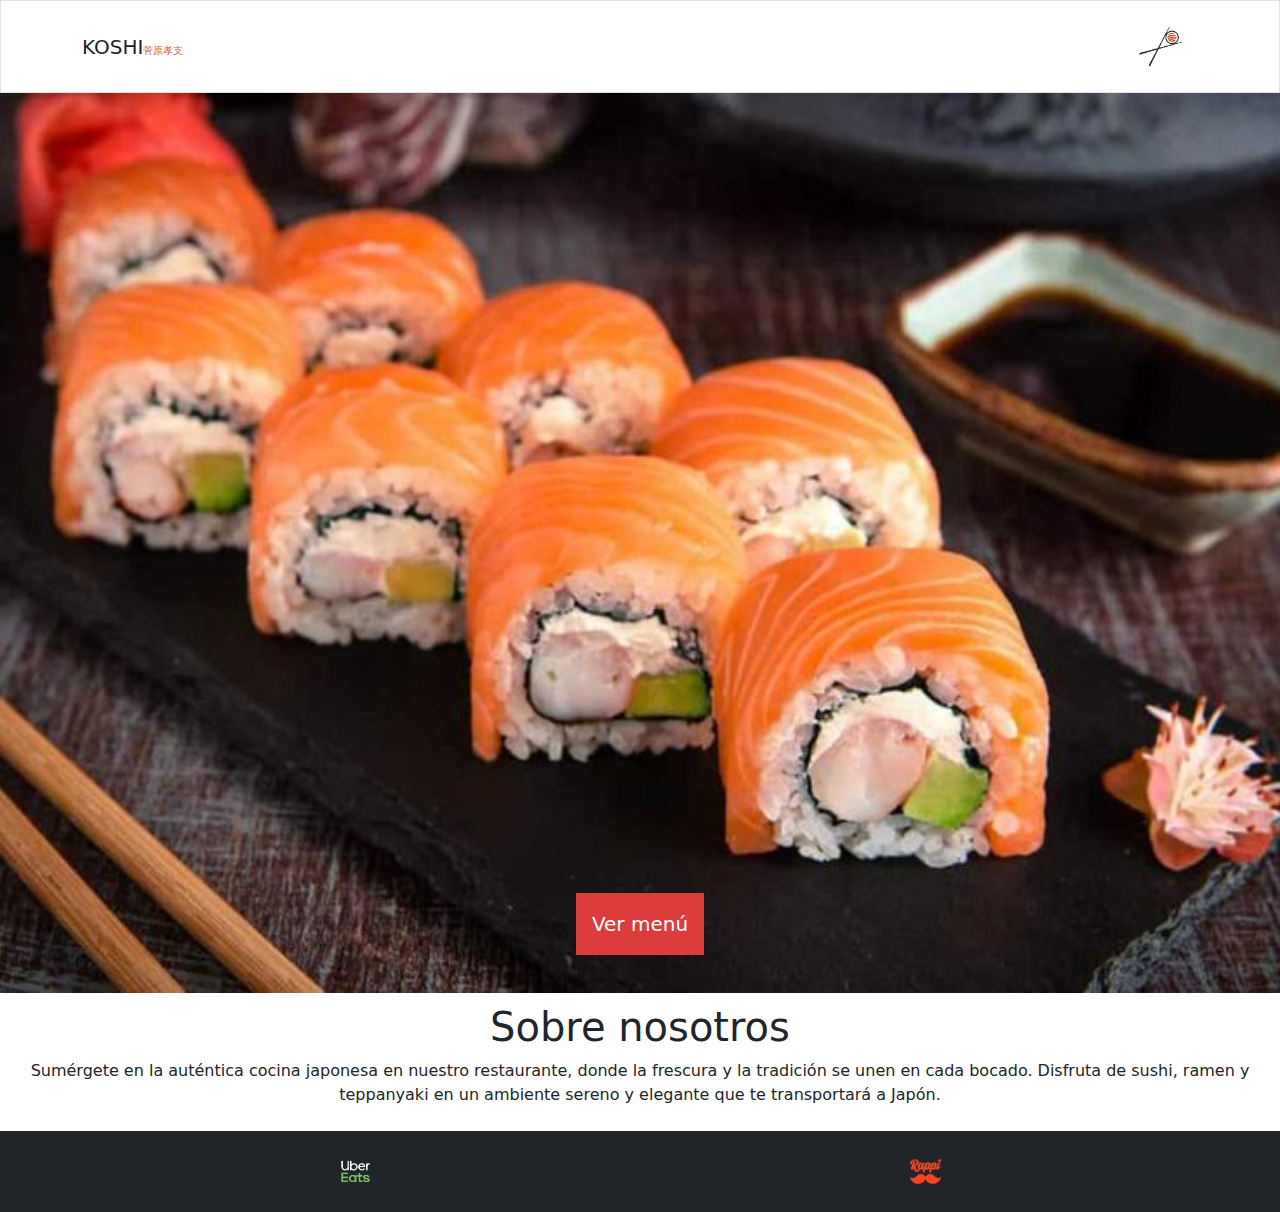
<file: index.html>
<!DOCTYPE html>
<html lang="en">
<head>
    <meta charset="UTF-8">
    <meta name="viewport" content="width=device-width, initial-scale=1.0">
    <title>KOSHI</title>
    <link rel="stylesheet" href="./CDNs/bootstrap.min.css">
    <link rel="stylesheet" href="./styles/app.css">
</head>
<body>
      <nav class="navbar bg-body-tertiary border">
        <div class="container">
          <a class="navbar-brand" href="./index.html">
            KOSHI<span class="name">菅原孝支</span>
          </a>
          <span>
            <img class="" width="75px" src="./static/icon_page.png" alt="icon_page">
          </span>
        </div>
      </nav>
    
    <div class="container-sh">
        <img class="" src="./static/sushi_sal.jpeg" alt="sushi">
    </div>

    <div class="btn-container">
      <a href="./pages/menu.html" class="boton_menu">Ver menú</a>
    </div>

    <section class="mt-5 mx-4 mb-4 text-center aboutus-container">
        <h1>Sobre nosotros</h1>
        <p>Sumérgete en la auténtica cocina japonesa en nuestro restaurante, donde la frescura y la tradición se unen en cada bocado. Disfruta de sushi, ramen y teppanyaki en un ambiente sereno y elegante que te transportará a Japón.</p>
    </section>
    

    <footer class="footer mt-auto py-3 bg-dark text-center">
      <div class="container">
        <div class="row">
          <div class="col">
            <!-- Primera imagen -->
            <img width="49px" src="./static/uber.png" class="img-fluid" alt="Primera Imagen">
          </div>
          <div class="col">
            <!-- Primera imagen -->
            <img width="49px" src="./static/rappi.png" class="img-fluid" alt="Primera Imagen">
          </div>
        </div>
      </div>
    </footer>  
    <!--scripts-->
    <script src="./CDNs/popperCore-V2-11-8.min.js"></script>
    <script src="./CDNs/bootstrap.bundle.min.js"></script>
</body>
</html>
</file>
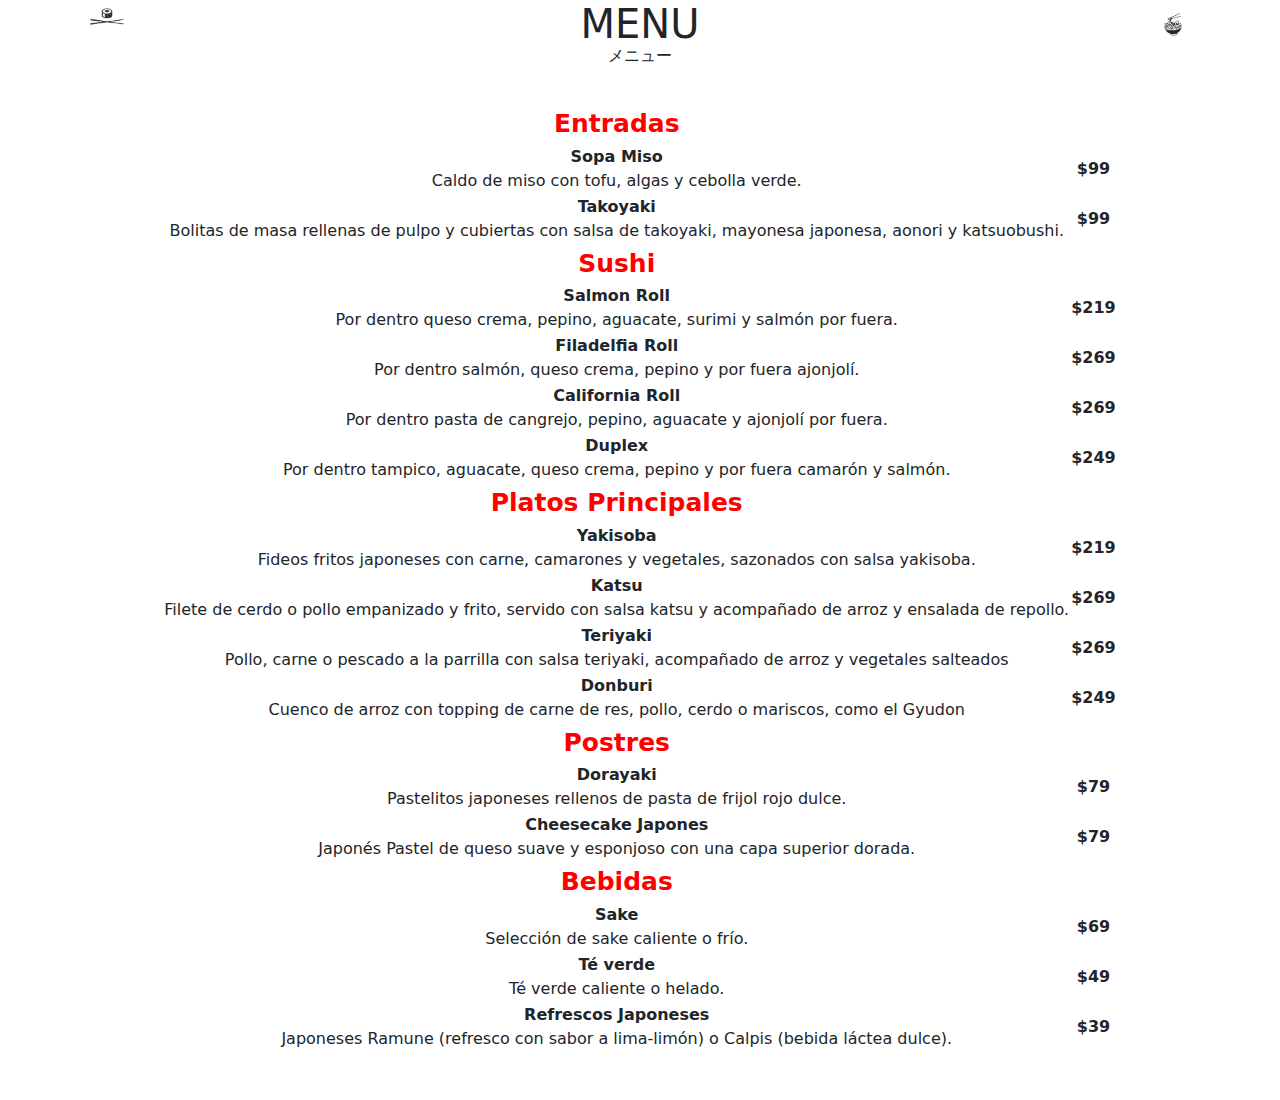
<file: pages/menu.html>
<!DOCTYPE html>
<html lang="en">
<head>
    <meta charset="UTF-8">
    <meta name="viewport" content="width=device-width, initial-scale=1.0">
    <link rel="stylesheet" href="../CDNs/bootstrap.min.css">
    <link rel="stylesheet" href="../styles/app.css">
    <title>MENU</title>
</head>
<body>

    <nav class="container menucontainer">
        <a href="../index.html">
            <img class="img-width" src="../static/icon_menu.webp" alt="sushimen">
        </a>
        <div class="text-center texto-container">
            <h1>MENU</h1>
            <span class="text">メニュー</span>
        </div>
        
        <a href="../index.html">
            <img class="img-width" src="../static/ramen_menu.png" alt="ramenmen">
        </a>
    </nav>
    
    <table class="menu text-center">
        <tr>
            <td class="categoria">Entradas</td>
        </tr>
        <tr>
            <td>
                <span class="platillo">Sopa Miso</span>
                <br>
                <span class="descripcion">Caldo de miso con tofu, algas y cebolla verde.</span>
            </td>
            <td><span class="precio">$99</span></td>
        </tr>
        <tr>
            <td>
                <span class="platillo">Takoyaki</span>
                <br>
                <span class="descripcion">Bolitas de masa rellenas de pulpo y cubiertas con salsa de takoyaki, mayonesa japonesa, aonori y katsuobushi.</span>
            </td>
            <td><span class="precio">$99</span></td>
        </tr>
        <tr>
            <td class="categoria">Sushi</td>
        </tr>
        <tr>
            <td>
                <span class="platillo">Salmon Roll</span>
                <br>
                <span class="descripcion">Por dentro queso crema, pepino, aguacate, surimi y salmón por fuera.</span>
            </td>
            <td><span class="precio">$219</span></td>
        </tr>
        <tr>
            <td>
                <span class="platillo">Filadelfia Roll</span>
                <br>
                <span class="descripcion">Por dentro salmón, queso crema, pepino y por fuera ajonjolí.</span>
            </td>
            <td><span class="precio">$269</span></td>
        </tr>
        <tr>
            <td>
                <span class="platillo">California Roll</span>
                <br>
                <span class="descripcion">Por dentro pasta de cangrejo, pepino, aguacate y ajonjolí por fuera.</span>
            </td>
            <td><span class="precio">$269</span></td>
        </tr>
        <tr>
            <td>
                <span class="platillo">Duplex</span>
                <br>
                <span class="descripcion">Por dentro tampico, aguacate, queso crema, pepino y por fuera camarón y salmón.</span>
            </td>
            <td><span class="precio">$249</span></td>
        </tr>
        <tr>
            <td class="categoria">Platos Principales</td>
        </tr>
        <tr>
            <td>
                <span class="platillo">Yakisoba</span>
                <br>
                <span class="descripcion">Fideos fritos japoneses con carne, camarones y vegetales, sazonados con salsa yakisoba.</span>
            </td>
            <td><span class="precio">$219</span></td>
        </tr>
        <tr>
            <td>
                <span class="platillo">Katsu</span>
                <br>
                <span class="descripcion">Filete de cerdo o pollo empanizado y frito, servido con salsa katsu y acompañado de arroz y ensalada de repollo.</span>
            </td>
            <td><span class="precio">$269</span></td>
        </tr>
        <tr>
            <td>
                <span class="platillo">Teriyaki</span>
                <br>
                <span class="descripcion">Pollo, carne o pescado a la parrilla con salsa teriyaki, acompañado de arroz y vegetales salteados</span>
            </td>
            <td><span class="precio">$269</span></td>
        </tr>
        <tr>
            <td>
                <span class="platillo">Donburi</span>
                <br>
                <span class="descripcion">Cuenco de arroz con topping de carne de res, pollo, cerdo o mariscos, como el Gyudon</span>
            </td>
            <td><span class="precio">$249</span></td>
        </tr>
        <td class="categoria">Postres</td>
        </tr>
        <tr>
            <td>
                <span class="platillo">Dorayaki</span>
                <br>
                <span class="descripcion">Pastelitos japoneses rellenos de pasta de frijol rojo dulce.</span>
            </td>
            <td><span class="precio">$79</span></td>
        </tr>
        <tr>
            <td>
                <span class="platillo">Cheesecake Japones</span>
                <br>
                <span class="descripcion">Japonés Pastel de queso suave y esponjoso con una capa superior dorada.</span>
            </td>
            <td><span class="precio">$79</span></td>
        </tr>
        <td class="categoria">Bebidas</td>
    </tr>
    <tr>
        <td>
            <span class="platillo">Sake</span>
            <br>
            <span class="descripcion">Selección de sake caliente o frío.</span>
        </td>
        <td><span class="precio">$69</span></td>
    </tr>
    <tr>
        <td>
            <span class="platillo">Té verde</span>
            <br>
            <span class="descripcion">Té verde caliente o helado.</span>
        </td>
        <td><span class="precio">$49</span></td>
    </tr>
    <tr>
        <td>
            <span class="platillo">Refrescos Japoneses</span>
            <br>
            <span class="descripcion">Japoneses Ramune (refresco con sabor a lima-limón) o Calpis (bebida láctea dulce).</span>
        </td>
        <td><span class="precio">$39</span></td>
    </tr>
    </table>
    <!--scripts-->
    <script src="../CDNs/popperCore-V2-11-8.min.js"></script>
    <script src="../CDNs/bootstrap.bundle.min.js"></script>

</body>
</html>
</file>
<file: styles/app.css>
.name {
    font-size: 10px;
    color: #c76347;
}

.container-sh {
    overflow-x: hidden;
    width: 100%; /* Cambiado de 100dvw a 100vw */

    display: flex;
    justify-content: center;
    & img {
        height: 100dvh; /* Cambiado de fit-content a 100% */
    }
}

@media (min-width: 1110px){
    .container-sh {
        overflow-x: hidden;
        width: 100%; /* Cambiado de 100dvw a 100vw */
    
        display: flex;
        justify-content: center;
        & img {
            width: 100%; /* Cambiado de fit-content a 100% */
        }
    }
}

.btn-container{
    display: flex;
    justify-content: center;

    position: relative;
    margin-top: -100px;

    & .boton_menu {
        text-decoration: none;
        color: white;
        background-color: #DC3C3C;
        font-size: 20px;
        padding: 1rem;
    }

    & :hover{
        transition: all ease-in-out;
        background-color: #b63333;
    }
}

.img-width {
    width: 50px;
}

.menucontainer {
    display: flex;
    justify-content: space-between;
}

.texto-container{
    line-height: 0px;
}

.menu{
    display: grid;
    justify-content: center;
    margin: 3rem 0;

    & .categoria{
        color: red;
        font-size: 25px;
        font-weight: 600;
    }
    & .platillo{
        font-weight: 700;
    }
    & .precio{
        font-weight: 700;
    }
}
</file>
